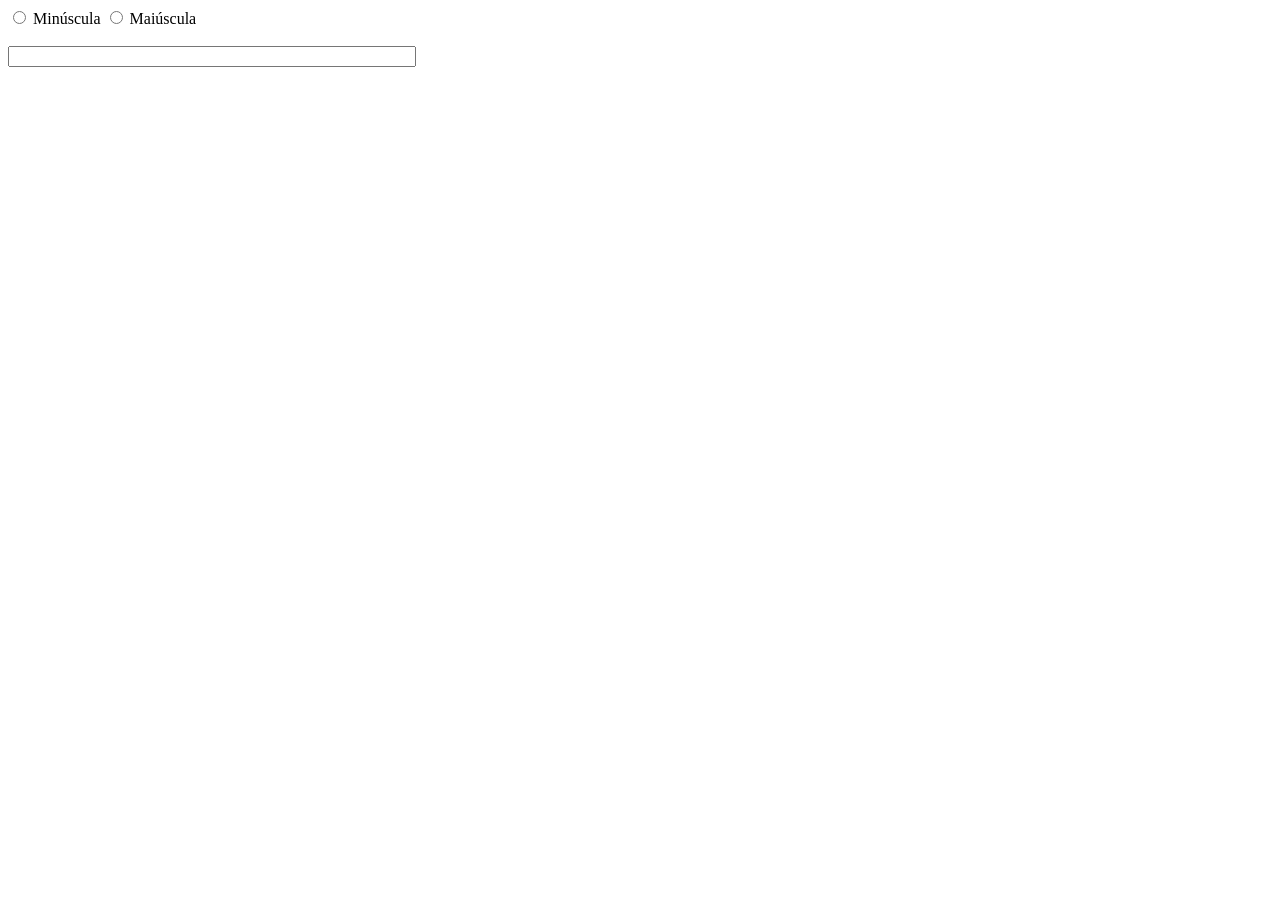
<file: Atividade14/index.html>
<!DOCTYPE html>
<html lang="pt-br">
<head>
    <meta charset="UTF-8">
    <meta name="viewport" content="width=device-width, initial-scale=1.0">
    <title>Atividade 14</title>
</head>
<body>

    <form id="meuForm">
        <input type="radio" id="caseBaixa" name="opcaoCaixa" onclick="alternarTexto(0)">
        <label for="caseBaixa">Minúscula</label>

        <input type="radio" id="caseAlta" name="opcaoCaixa" onclick="alternarTexto(1)">
        <label for="caseAlta">Maiúscula</label>
        
        <br><br>

        <input type="text" id="txtUsuario" name="txtUsuario" style="max-width: 400px; width: 100%;">
    </form>
    
</body>
<script>
function alternarTexto(tipoFormatacao) {
    var elementoTexto = document.getElementById("txtUsuario");
    
    if (tipoFormatacao == 0) {
        elementoTexto.value = elementoTexto.value.toLowerCase();
    } 
    if (tipoFormatacao == 1) {
        elementoTexto.value = elementoTexto.value.toUpperCase();
    }
}
</script>
</html>
</file>
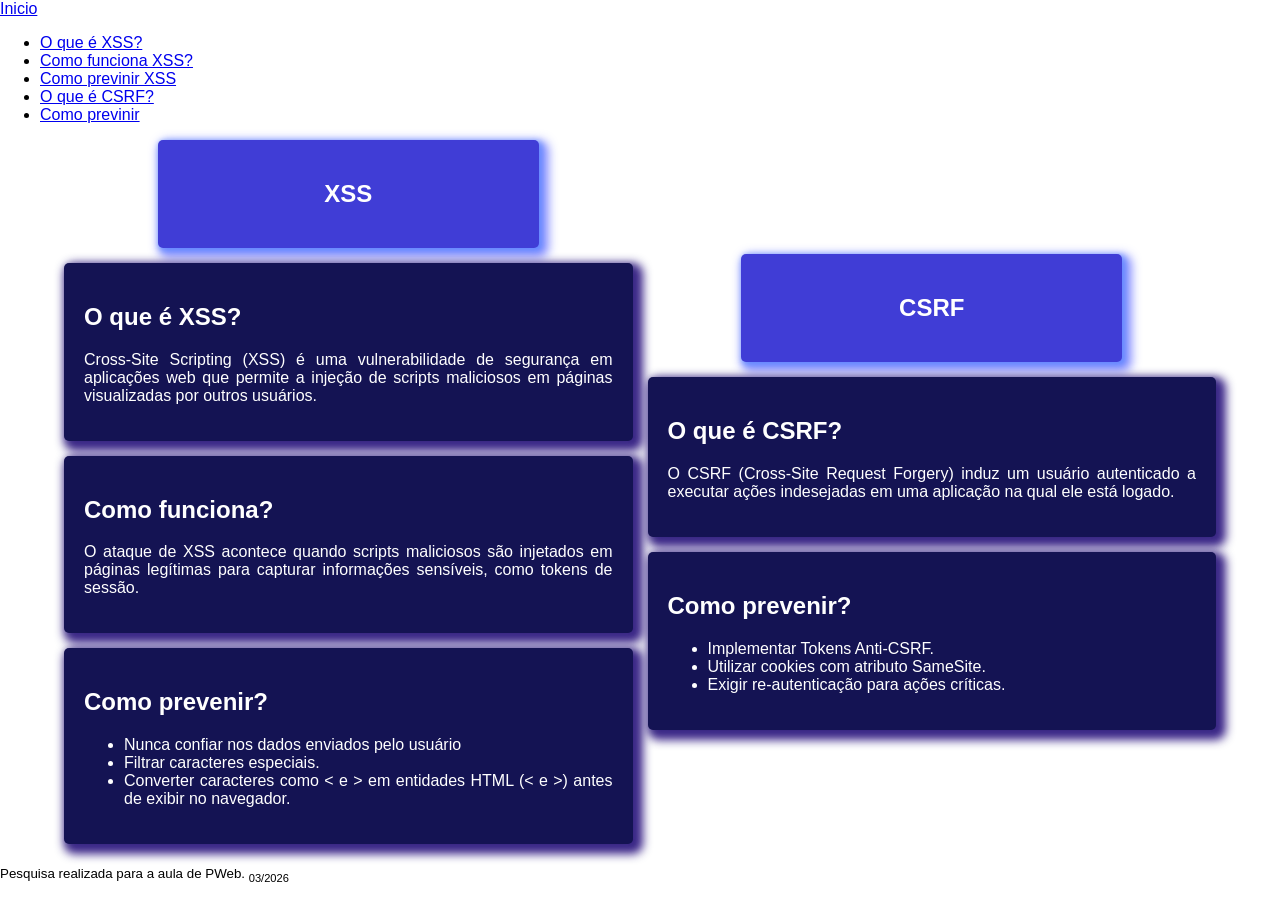
<file: Atividade3/index.html>
<!DOCTYPE html>
<html lang="pt-BR">
<head>
    <meta charset="UTF-8">
    <title>Proteção contra XSS e CSRF</title>
    <link rel="stylesheet" href="style.css"> 
</head>
<body> <header class="header">
        <div>
            <a href="#home">Inicio</a>
        </div>
        <nav>
            <ul>
                <li><a href="#sobreXSS">O que é XSS?</a></li>
                <li><a href="#comofuncionaXSS">Como funciona XSS?</a></li>
                <li><a href="#comoprevinirXSS">Como previnir XSS</a></li>
                <li><a href="#sobreCSRF">O que é CSRF?</a></li>
                <li><a href="#comoprevinirCSRF">Como previnir</a></li>
            </ul>
        </nav>
    </header>

    <main>
        <main>
        <div class="container"> 
            
            <section class="coluna">
                <div class="card2">
                    <h1>XSS</h1>
                </div>

                <div class="card" id="sobreXSS">
                    <h2>O que é XSS?</h2>
                    <p>Cross-Site Scripting (XSS) é uma vulnerabilidade de segurança em aplicações web que permite a injeção de scripts maliciosos em páginas visualizadas por outros usuários.</p>
                </div>

                <div class="card" id="comofuncionaXSS">
                    <h2>Como funciona?</h2>
                    <p>O ataque de XSS acontece quando scripts maliciosos são injetados em páginas legítimas para capturar informações sensíveis, como tokens de sessão.</p>
                </div>

                <div class="card" id="comoprevinirXSS">
                    <h2>Como prevenir?</h2>
                    <ul> 
                        <li>Nunca confiar nos dados enviados pelo usuário</li>
                        <li>Filtrar caracteres especiais.</li>
                        <li>Converter caracteres como < e > em entidades HTML (&lt; e &gt;) antes de exibir no navegador.</li>
                    </ul>
                </div>
            </section>

            <section class="coluna">
                <div class="card2">
                    <h1>CSRF</h1>
                </div>

                <div class="card" id="sobreCSRF">
                    <h2>O que é CSRF?</h2>
                    <p>O CSRF (Cross-Site Request Forgery) induz um usuário autenticado a executar ações indesejadas em uma aplicação na qual ele está logado.</p>
                </div>

                <div class="card" id="comoprevinirCSRF">
                    <h2>Como prevenir?</h2>
                    <ul>
                        <li>Implementar Tokens Anti-CSRF.</li>
                        <li>Utilizar cookies com atributo SameSite.</li>
                        <li>Exigir re-autenticação para ações críticas.</li>
                    </ul>
                </div>
            </section>

        </div>
        
    </main>
    <p><small>
        Pesquisa realizada para a aula de PWeb. <sub>03/2026</sub>
    </small></p>
</body>

</html>
</file>
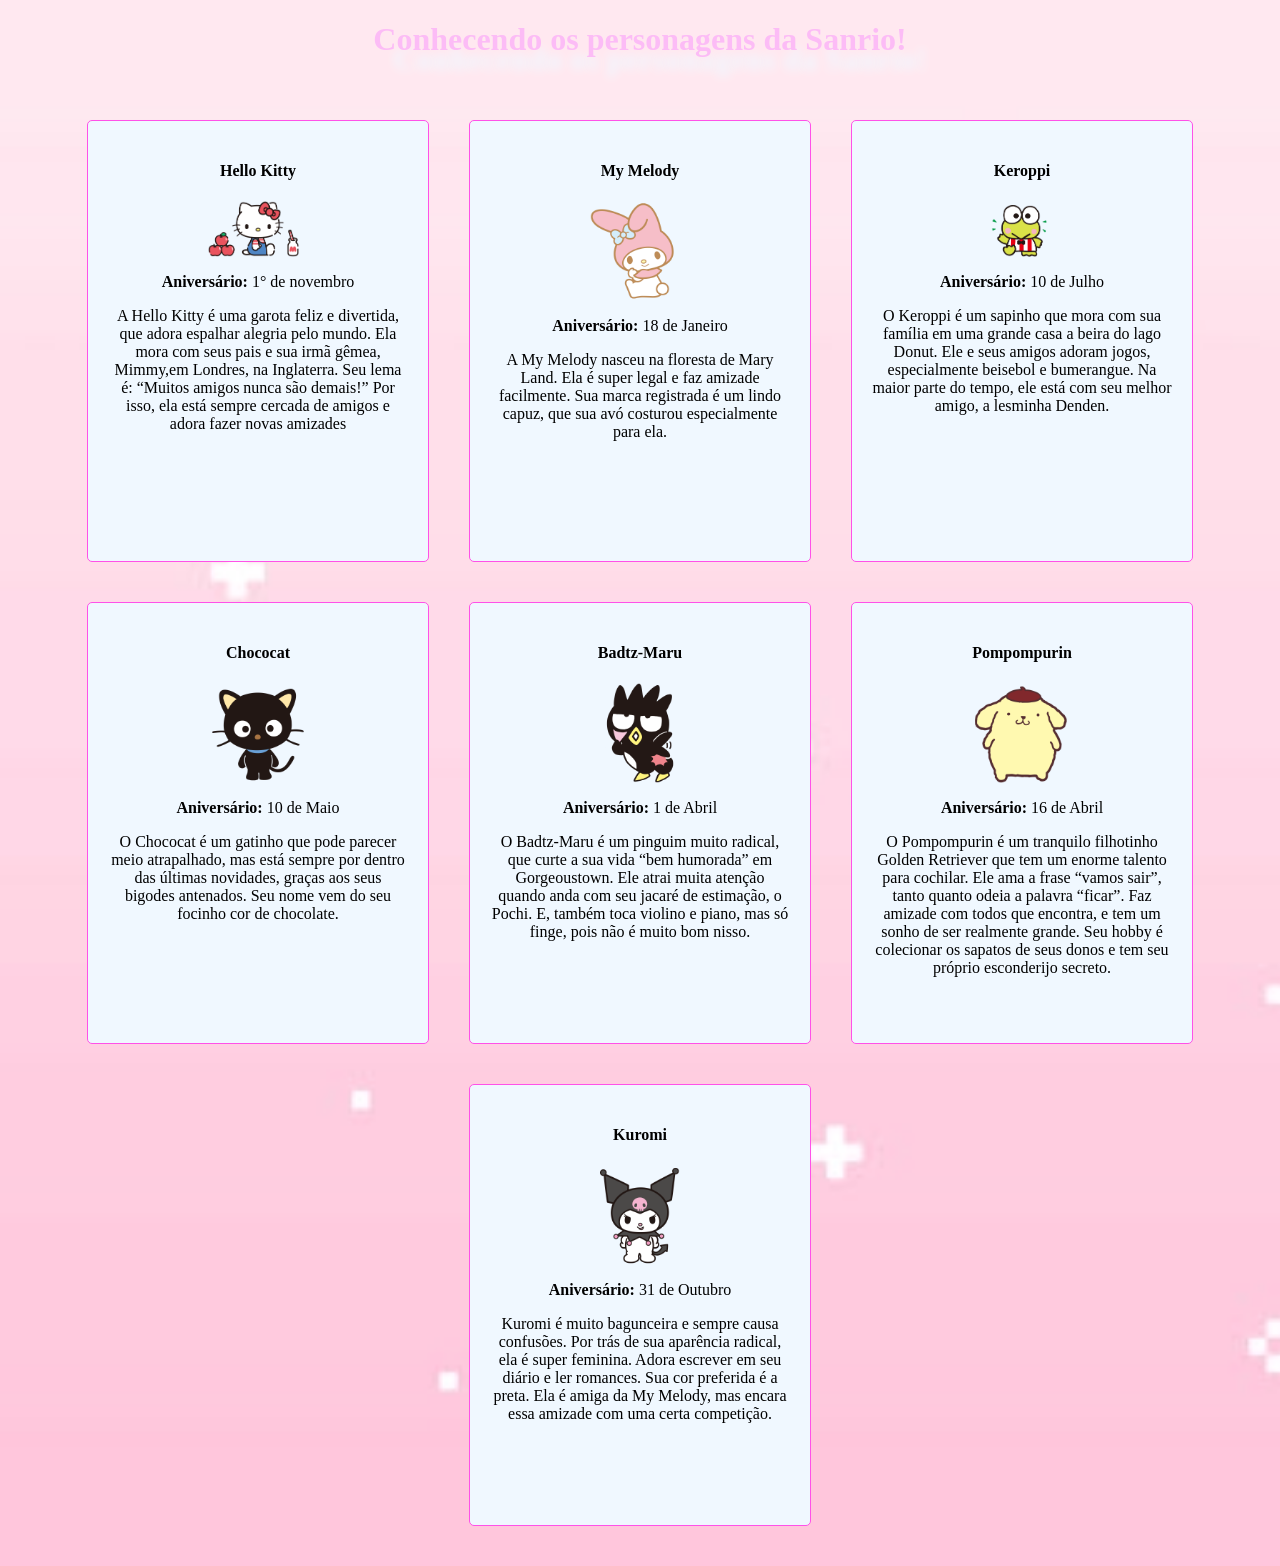
<file: AtividadeExtra/index.html>
<!DOCTYPE html>
<html lang="pt-br">
<head>
    <meta charset="UTF-8">
    <meta name="viewport" content="width=device-width, initial-scale=1.0">
    <title>Exercicio Extra</title>
    <link rel="stylesheet" href="style.css"> 
</head>
<body>
    <header>

        
    </header>

    <main>
        <div class="titulo">
            <h1>Conhecendo os personagens da Sanrio!</h1>
        </div>

        <section class="container">
            <article class="card"> 

                <h4>Hello Kitty</h4>
                <img src="./images/hellokitty.png" class="imagem" alt="Hello Kitty">

                <div class="informacoes">
                    <p><strong>Aniversário:</strong> 1° de novembro</p>
                    <p>A Hello Kitty é uma garota feliz e divertida, que adora espalhar alegria pelo mundo. Ela mora com seus pais e sua irmã gêmea, Mimmy,em Londres, na Inglaterra. Seu lema é: “Muitos amigos nunca são demais!” Por isso, ela está sempre cercada de amigos e adora fazer novas amizades</p>
                </div>

            </article>
            
            <article class="card"> 

                <h4>My Melody</h4>
                <img src="./images/mymelody.png" class="imagem" alt="My Melody">

                <div class="informacoes">
                    <p><strong>Aniversário:</strong> 18 de Janeiro</p>
                    <p>A My Melody nasceu na floresta de Mary Land. Ela é super legal e faz amizade facilmente. Sua marca registrada é um lindo capuz, que sua avó costurou especialmente para ela.</p>
                </div>

            </article>

            <article class="card"> 

                <h4>Keroppi</h4>
                <img src="./images/keroppi.png" class="imagem" alt="Keroppi">

                <div class="informacoes">
                    <p><strong>Aniversário:</strong> 10 de Julho</p>
                    <p>O Keroppi é um sapinho que mora com sua família em uma grande casa a beira do lago Donut. Ele e seus amigos adoram jogos, especialmente beisebol e bumerangue. Na maior parte do tempo, ele está com seu melhor amigo, a lesminha Denden.</p>
                </div>

            </article>

            <article class="card"> 

                <h4>Chococat</h4>
                <img src="./images/chococat.png" class="imagem" alt="Chococat">

                <div class="informacoes">
                    <p><strong>Aniversário:</strong> 10 de Maio</p>
                    <p>O Chococat é um gatinho que pode parecer meio atrapalhado, mas está sempre por dentro das últimas novidades, graças aos seus bigodes antenados. Seu nome vem do seu focinho cor de chocolate.</p>
                </div>

            </article>

            <article class="card"> 

                <h4>Badtz-Maru</h4>
                <img src="./images/badtzmaru.png" class="imagem" alt="Badtz-Maru">

                <div class="informacoes">
                    <p><strong>Aniversário:</strong> 1 de Abril</p>
                    <p>O Badtz-Maru é um pinguim muito radical, que curte a sua vida “bem humorada” em Gorgeoustown. Ele atrai muita atenção quando anda com seu jacaré de estimação, o Pochi. E, também toca violino e piano, mas só finge, pois não é muito bom nisso.</p>
                </div>

            </article>

             <article class="card"> 

                <h4>Pompompurin</h4>
                <img src="./images/pompompurin.png" class="imagem" alt="Pompompurin">

                <div class="informacoes">
                    <p><strong>Aniversário:</strong> 16 de Abril</p>
                    <p>O Pompompurin é um tranquilo filhotinho Golden Retriever que tem um enorme talento para cochilar. Ele ama a frase “vamos sair”, tanto quanto odeia a palavra “ficar”. Faz amizade com todos que encontra, e tem um sonho de ser realmente grande. Seu hobby é colecionar os sapatos de seus donos e tem seu próprio esconderijo secreto.</p>
                </div>

            </article>

             <article class="card"> 

                <h4>Kuromi</h4>
                <img src="./images/kuromi.png" class="imagem" alt="Kuromi">

                <div class="informacoes">
                    <p><strong>Aniversário:</strong> 31 de Outubro</p>
                    <p>Kuromi é muito bagunceira e sempre causa confusões. Por trás de sua aparência radical, ela é super feminina. Adora escrever em seu diário e ler romances. Sua cor preferida é a preta. Ela é amiga da My Melody, mas encara essa amizade com uma certa competição.</p>
                </div>

            </article>

        </section>
        
    </main>

    <footer> 

    </footer>
    
</body>
</html>
</file>
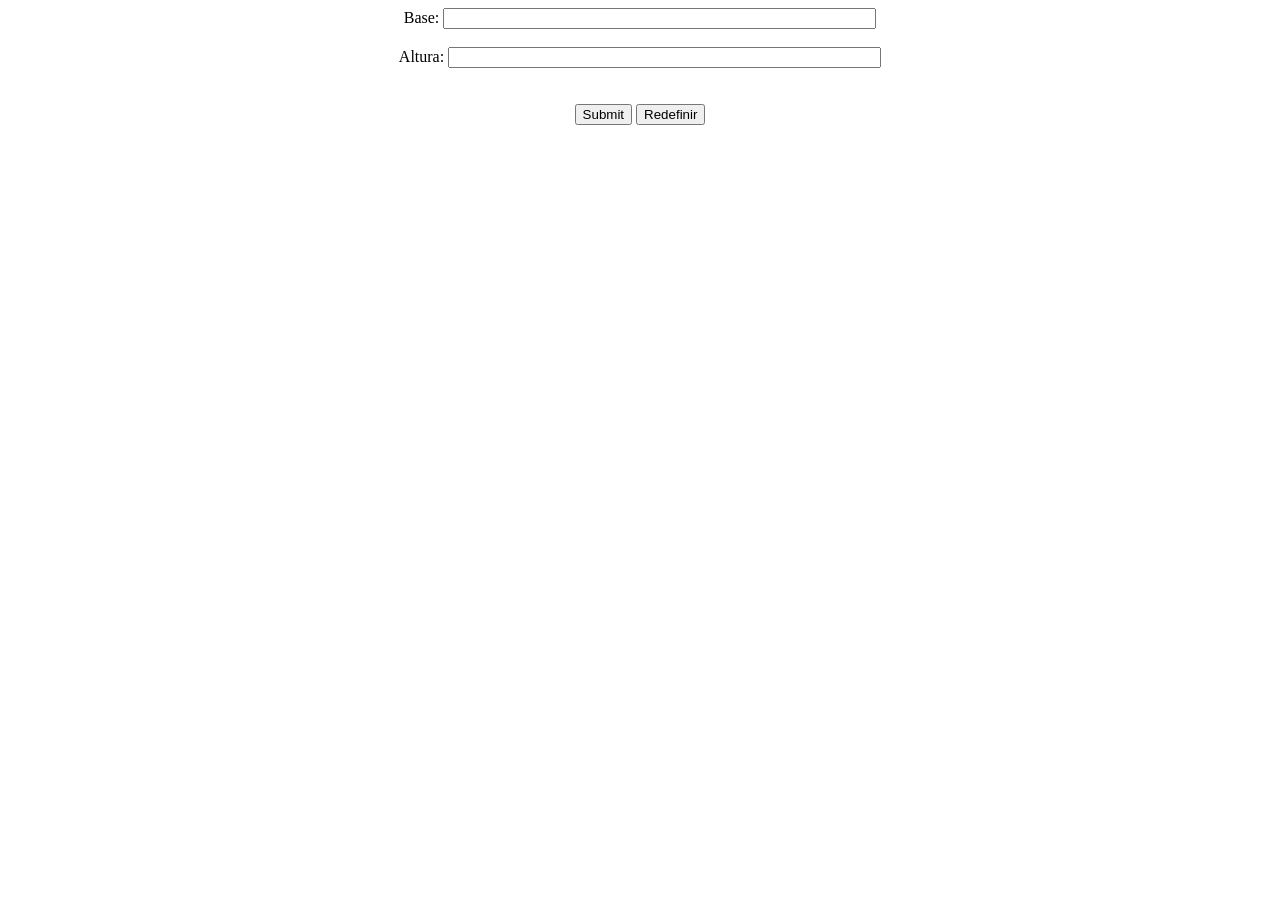
<file: Atividade12/Atividade12.html>
<!DOCTYPE html>
<html lang="pt-br">
<head>
    <meta charset="UTF-8">
    <meta name="viewport" content="width=device-width, initial-scale=1.0">
    <title>Atividade 12</title>
    <script>
        function calcular() {
            if (document.forms.formulario1.elements[0].value == "") {
                alert("Preencha campo BASE corretamente!");
                document.forms.formulario1.elements[0].focus();
                return false;
            };

            if (document.forms.formulario1.elements["idAltura"].value == "") {
                alert("Preencha campo ALTURA corretamente!");
                document.forms.formulario1.elements.idAltura.focus();
               return false;
            }

            let retangulo = new Object();
            retangulo.base = document.forms.formulario1.elements["idBase"].value;
            retangulo.altura = document.forms.formulario1.elements["idAltura"].value;

            

            return alert("Área: " + retangulo.base*retangulo.altura);
        
        }
    </script>
</head>
<body>
    <form method="POST" name="formulario1" id="formulario1">

        <div id="principal" width=200 heigth=200 align=center>
            Base:
            <input name="idBase" type="text" id="idBase" size="52" maxlength="150">
            <br>
            <br> Altura:
            <input name="idAltura" type="text" id="idAltura" size="52" maxlength="150">
            <br>
            <br>
            <br>
            <input name="Submit" type="submit" form="formulario1" value="Submit" onclick ="calcular();">
            <input name="Reset" type="reset" form="formulario1" value="Redefinir">
        </div>
    </form>
</body>
</html>
</file>
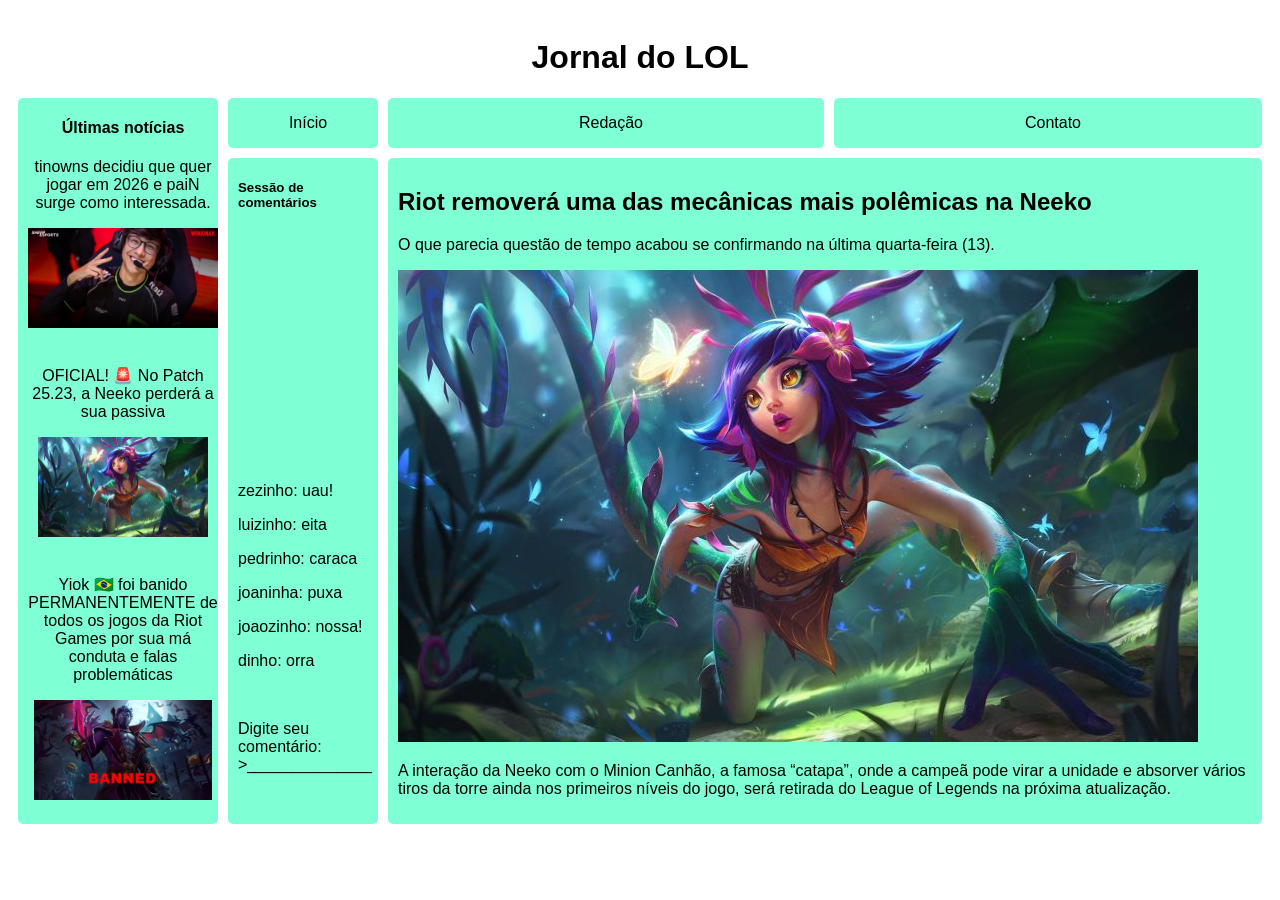
<file: Atividade4/Exercicio4.html>
<!DOCTYPE html>
<html lang="pt-BR">
<head>
    <meta charset="UTF-8">
    <title>Jornal do LOL</title>
    <link rel="stylesheet" href="style.css">
</head>
<body>
    <header class="titulo"><p><h1>Jornal do LOL</h1></p></header>
    <div class="container-box">
        <div class="box a">
            <p><h4>Últimas notícias</h4></p>
            <div class="noticia">
                <p>tinowns decidiu que quer jogar em 2026 e paiN surge como interessada.</p>
                <img src="./tinonws.jfif" alt="Jogador Tinowns" height="100px">
            </div>
            <br>
            <div class="noticia">
                <p>OFICIAL! 🚨 No Patch 25.23, a Neeko perderá a sua passiva</p>
                <img src="./neeko.jfif" alt="Personagem Neeko do League of Legends" height="100px">
            </div>
            <br>
             <div class="noticia">
                <p>Yiok 🇧🇷 foi banido PERMANENTEMENTE de todos os jogos da Riot Games por sua má conduta e falas problemáticas</p>
                <img src="./G5o9I7iW4AAfE4V.jfif" alt="Personagem do League of Legends" height="100px">
            </div>

        </div>

        <div class="box b">
            <p>Início</p>
        </div>

        <div class="box c">
            <p>Redação</p>
        </div>

        <div class="box d">
            <p>Contato</p>

        </div>

        <div class="box e">
            <p><h5>Sessão de comentários</h5></p>
            <br>
            <br>
            <br>
            <br>
            <br>
            <br>
            <br>
            <br>
            <br>
            <br>
            <br>
            <br>
            <br>
            <p>zezinho: uau!</p>
            <p>luizinho: eita</p>
            <p>pedrinho: caraca</p>
            <p>joaninha: puxa</p>
            <p>joaozinho: nossa!</p>
            <p>dinho: orra</p>
            <br>
            <p>Digite seu comentário: <br>>______________</p>

        </div>

        <div class="box f">
            <p class=titulo-noticia><h2>Riot removerá uma das mecânicas mais polêmicas na Neeko</h2></p>

            <p>O que parecia questão de tempo acabou se confirmando na última quarta-feira (13). </p>
            <img src="./neeko-noticia.jpeg">
            <p> A interação da Neeko com o Minion Canhão, a famosa “catapa”, onde a campeã pode virar a unidade e absorver vários tiros da torre ainda nos primeiros níveis do jogo, será retirada do League of Legends na próxima atualização.</p>
        </div>
    </div>
    
</body>
</html>
</file>
<file: Atividade3/style.css>
body {
    font-family: Arial, Tahoma;
    margin: 0;
    padding: 0;
}

.container {
    display: flex;
    align-items: center;
    width: 90%;
    margin: 0 auto;
    gap: 15px;
    margin-top: 10px;
    margin-bottom: 20px;
}
.coluna {
    flex-basis: calc(100% / 2);
    display: flex;
    flex-direction: column;
    gap: 15px;
    align-items: top;
}

.card {
    flex-basis: calc(100% / 2- 20px);
    background-color: hsl(241, 63%, 20%);
    color: rgb(255, 255, 255);
    text-align: justify;
    padding: 20px;
    border-radius: 5px;
    box-shadow: 2px 2px 5px 2px rgba(61, 61, 119, 0.2), 5px 5px 10px 5px rgba(26, 0, 118, 0.867);
    height: auto;
}


.card2 {
    align-items: center;
    flex-basis: calc(100% / 2);
    background-color: hsl(241, 65%, 54%);
    color: rgb(255, 255, 255);
    text-align: center;
    padding: 20px;
    border-radius: 5px;
    box-shadow: 2px 2px 5px 2px rgba(42, 117, 255, 0.37), 5px 5px 10px 5px rgba(43, 57, 255, 0.534);
    height: auto;
    width: 60%;
    margin-left: auto;
    margin-right: auto;
    
}
</file>
<file: AtividadeExtra/style.css>
body {

    font-family: Aharoni, Tahoma;
    margin: 0;
    padding: 0;
    background-image: url(./images/fundo.jpg);
    background-size: cover;
}



.titulo{

    font-family: Aharoni;
    color: rgb(252, 188, 246);
    text-shadow: 20px 20px 10px aliceblue;
    text-align: center;

}

.imagem {
    max-width: 100px;
    width: 100%;      
    height: auto;    
  }



  .container{
    display:flex;
    flex-wrap: wrap;
    padding: 40px 20px;
    justify-content: center;
    gap: 40px;
    box-sizing: border-box;
  }



  .card{
    display: flex;
    flex-direction: column; /* Organiza título, imagem e texto em coluna dentro do card */
    align-items: center;    /* Centraliza o conteúdo do card */
    width: 300px;  
    height: 400px;        
    background-color: aliceblue;
    border: 1px solid #ff51e8;
    padding: 20px;
    border-radius: 5px;
    text-align: center;

}
</file>
<file: Atividade4/style.css>
body{
    font-family: sans-serif;
    padding: 10px;
}

.titulo{
    text-align: center;
    font-family: 'Trebuchet MS', 'Lucida Sans Unicode', 'Lucida Grande', 'Lucida Sans', Arial, sans-serif;
}

.container-box{
    display: grid;
    grid-gap: 10px;
    grid-template-columns: 200px 150px auto;
    grid-template-rows: 50px 100px 150px auto; /* 3 linhas de tamanhos diferentes */
    grid-template-areas: 
    'a b c d'
    'a e f f'
    'a e f f'
    'a e f f';
}

.box{
    background-color: aquamarine;
    border-radius: 5px;
    padding-left: 10px;
}

.a {
    grid-area: a;
    text-align: center;
}

.b {
    grid-area: b;
    text-align: center;
}

.c {
    grid-area: c;
    text-align: center;
}

.d {
    grid-area: d;
    text-align: center;
}

.e {
    grid-area: e;
}

.f {
    grid-area: f;
    padding: 10px;
}

.titulo-noticia{
    text-align: center;
}
</file>
